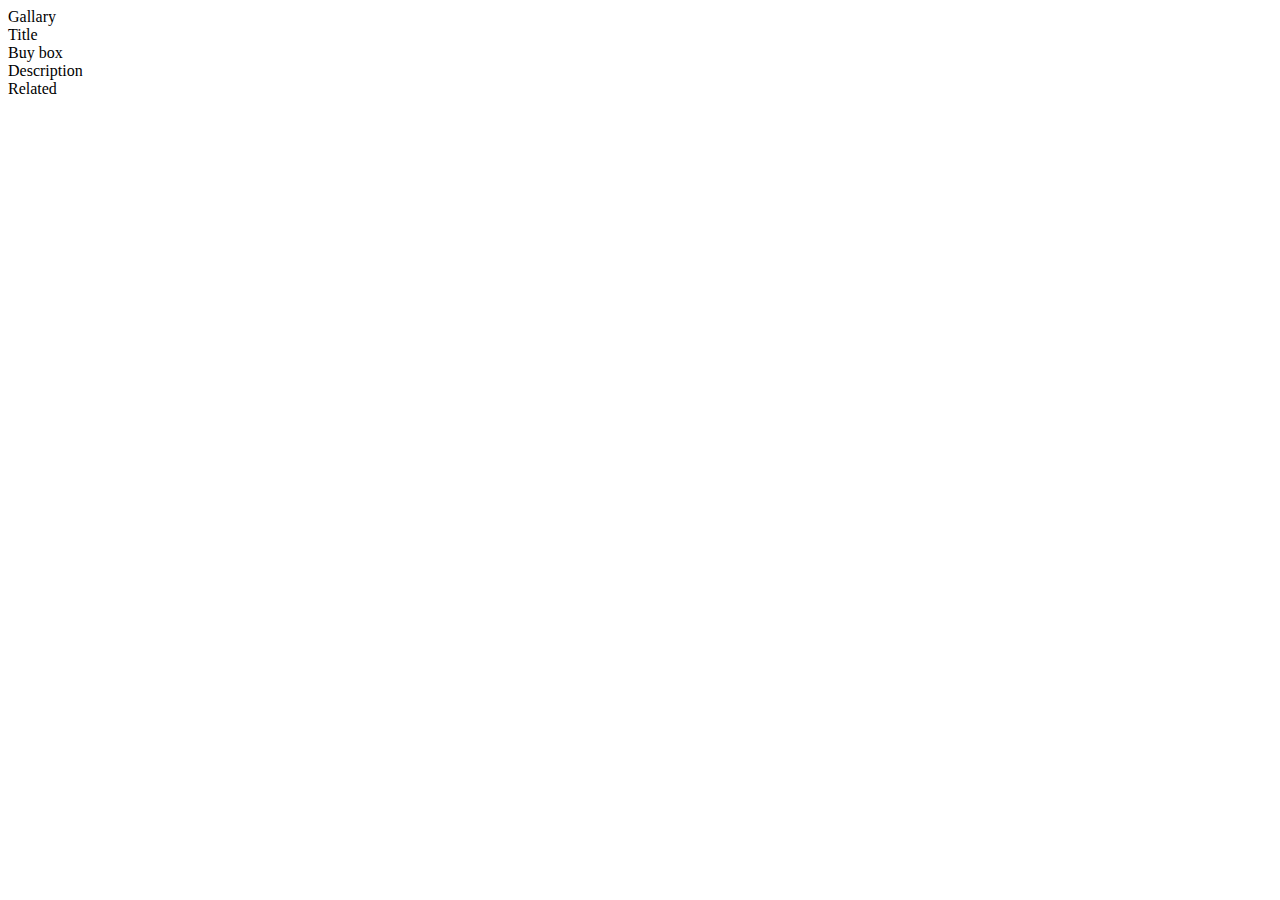
<file: index.html>
<!DOCTYPE html>
<html lang="en">

<head>
    <meta charset="UTF-8">
    <meta http-equiv="X-UA-Compatible" content="IE=edge">
    <meta name="viewport" content="width=device-width, initial-scale=1.0, shrink-to-fit=no">
    <title>Document</title>
    <link href="https://cdn.jsdelivr.net/npm/bootstrap@5.1.3/dist/css/bootstrap.min.css" rel="stylesheet"
        integrity="sha384-1BmE4kWBq78iYhFldvKuhfTAU6auU8tT94WrHftjDbrCEXSU1oBoqyl2QvZ6jIW3" crossorigin="anonymous">
    <style>

    </style>
</head>

<body>
    <div class="container-fluid text-center overflow-hidden">
        <div class="row align-items-stretch gy-2">
            <div class="col-7 border bg-light">Gallary</div>
            <div class="col-5 overflow-hidden">
                <div class="row  gy-2">
                    <div class="p-1 col-12 border bg-light">
                        Title
                    </div>
                    <div class="p-4 col-12 border bg-light">
                        Buy box
                    </div>
                </div>
            </div>

            <div class="col-12 border bg-light ">Description</div>
            <div class="col-12 border bg-light">Related</div>
        </div>
    </div>



    <script src="https://code.jquery.com/jquery-3.5.1.slim.min.js"
        integrity="sha384-DfXdz2htPH0lsSSs5nCTpuj/zy4C+OGpamoFVy38MVBnE+IbbVYUew+OrCXaRkfj" crossorigin="anonymous">
    </script>
    <script src="https://cdn.jsdelivr.net/npm/bootstrap@4.5.3/dist/js/bootstrap.bundle.min.js"
        integrity="sha384-ho+j7jyWK8fNQe+A12Hb8AhRq26LrZ/JpcUGGOn+Y7RsweNrtN/tE3MoK7ZeZDyx" crossorigin="anonymous">
    </script>
</body>

</html>
</file>
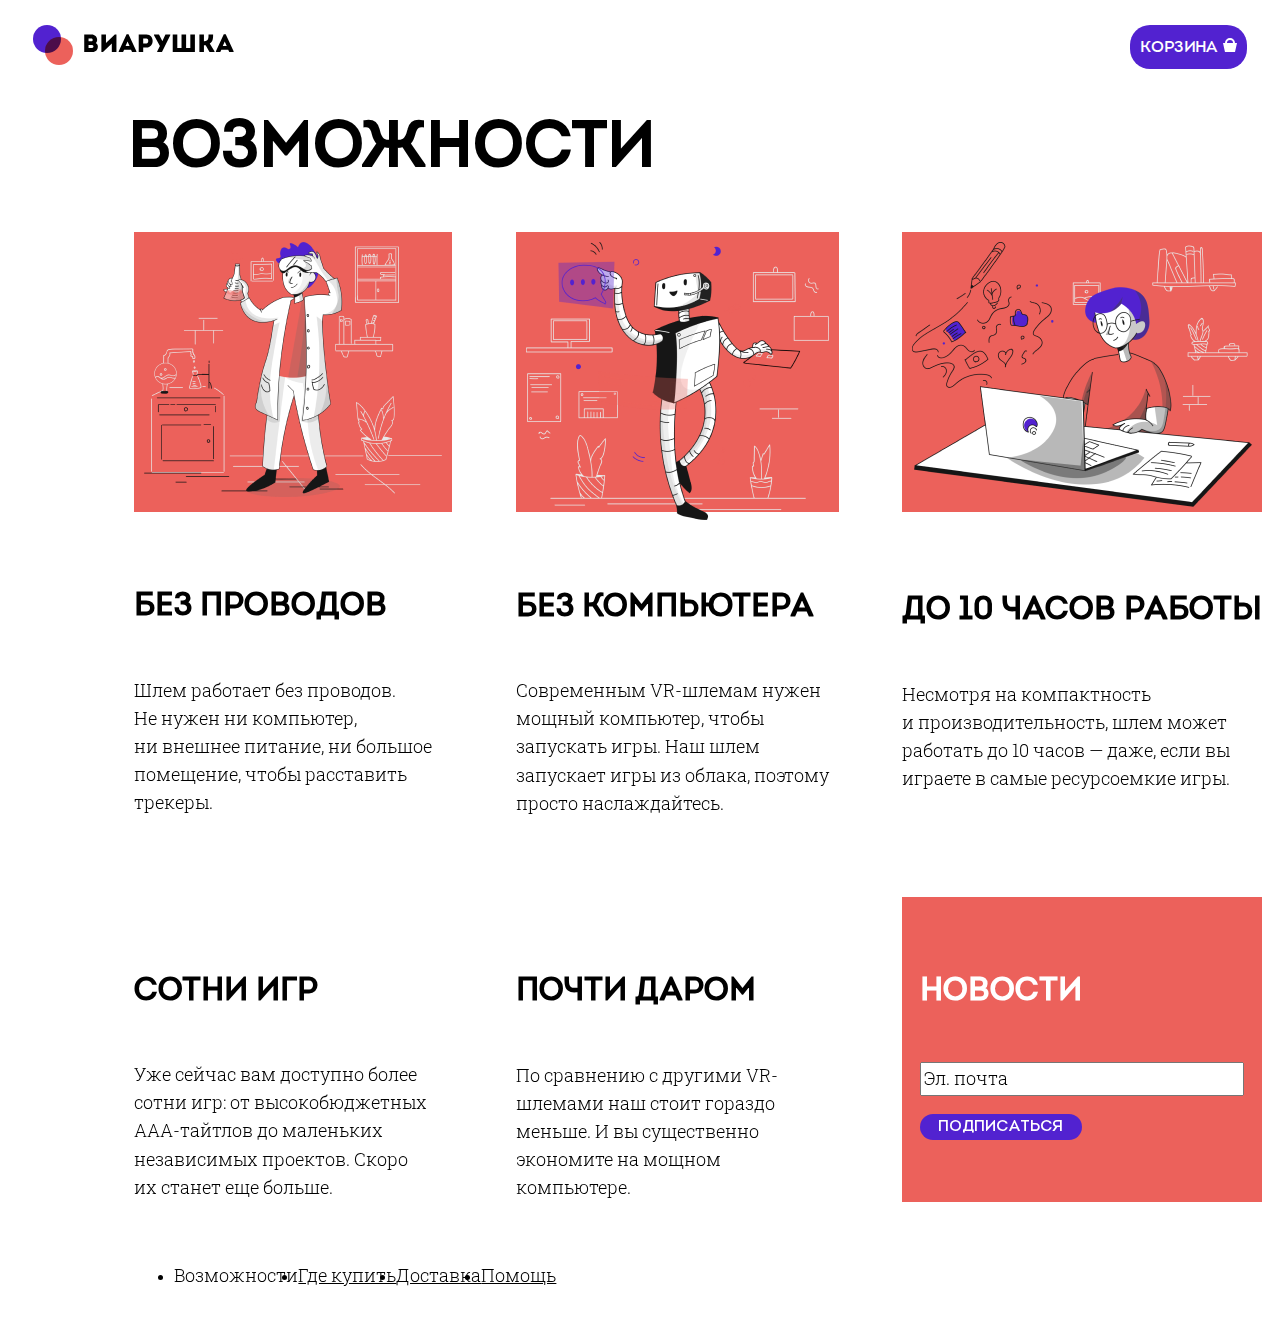
<file: BEM.html>
<!DOCTYPE html>
<html lang="en">

<head>
    <meta charset="UTF-8">
    <meta http-equiv="X-UA-Compatible" content="IE=edge">
    <meta name="viewport" content="width=device-width, initial-scale=1.0">
    <link rel="stylesheet" href="style.css">
    <link rel="preconnect" href="https://fonts.googleapis.com">
    <link rel="preconnect" href="https://fonts.gstatic.com" crossorigin>
    <link href="https://fonts.googleapis.com/css2?family=Roboto+Slab:wght@300&display=swap" rel="stylesheet">
    <link href="https://cdn.jsdelivr.net/npm/bootstrap@5.1.3/dist/css/bootstrap.min.css" rel="stylesheet"
        integrity="sha384-1BmE4kWBq78iYhFldvKuhfTAU6auU8tT94WrHftjDbrCEXSU1oBoqyl2QvZ6jIW3" crossorigin="anonymous">
    <title>ВИАРУШКА</title>
</head>

<body>
    <header class="header">
        <div class="header__logo">
            <svg width="201" height="40" viewBox="0 0 201 40" fill="none" xmlns="http://www.w3.org/2000/svg">
                <circle cx="26" cy="26" r="14" fill="#EC615B" />
                <g style="mix-blend-mode:multiply">
                    <circle cx="14" cy="14" r="14" fill="#5222D0" />
                </g>
                <path
                    d="M64.15 14.875C64.15 11.85 61.725 9.5 58.7 9.5H51.225V27H59.425C63 27 64.85 24.525 64.875 21.475C64.875 19.925 64.2 18.625 62.775 17.9C63.625 17.2 64.15 15.925 64.15 14.875ZM59.1 20.05C60.9 20.05 60.925 23.025 59.125 23.025H55.55V20.05H59.1ZM58.35 13.5C60.15 13.5 60.15 16.325 58.375 16.325H55.55V13.5H58.35Z"
                    fill="black" />
                <path
                    d="M78.8137 18.4V27C80.3637 27 81.9137 27 83.4387 27V9.425H81.8137L72.9637 18.075V9.5C71.4387 9.5 69.9137 9.5 68.3887 9.5V27.025H69.9887L78.8137 18.4Z"
                    fill="black" />
                <path
                    d="M99.0443 27H103.419V26.35L95.5193 9.275H93.5943L85.7193 26.35V27H90.0943L91.1193 24.8H98.0193L99.0443 27ZM96.5693 20.975H92.5693L94.5443 16.375L96.5693 20.975Z"
                    fill="black" />
                <path
                    d="M110.192 27V22.525H113.417C121.792 22.525 121.792 9.525 113.417 9.5C110.842 9.5 108.242 9.5 105.717 9.5C105.717 15.35 105.717 21.175 105.717 27C107.192 27 108.692 27 110.192 27ZM113.392 18.5H110.192C110.192 17.075 110.192 14.925 110.192 13.5C111.217 13.5 112.342 13.475 113.392 13.5C115.992 13.525 115.842 18.5 113.392 18.5Z"
                    fill="black" />
                <path
                    d="M124.151 27H128.976L137.276 10.175V9.5H132.426L129.426 15.95H129.301L126.001 9.5H121.001V10.175L126.901 20.875L124.151 26.525V27Z"
                    fill="black" />
                <path d="M139.727 27H161.902V9.5H157.327V22.875H153.102V9.5H148.527V22.875H144.302V9.5H139.727V27Z"
                    fill="black" />
                <path
                    d="M170.937 27V20.325C171.512 20.325 172.062 20.325 172.662 20.225L176.512 27H181.487V26.3L176.737 18.6C180.212 16.375 180.112 13.075 180.112 9.5C178.562 9.5 177.037 9.5 175.512 9.5C175.512 12.775 175.737 16.125 171.262 16.125H170.937V9.5C169.387 9.5 167.887 9.5 166.387 9.5V27C167.887 27 169.387 27 170.937 27Z"
                    fill="black" />
                <path
                    d="M196.237 27H200.612V26.35L192.712 9.275H190.787L182.912 26.35V27H187.287L188.312 24.8H195.212L196.237 27ZM193.762 20.975H189.762L191.737 16.375L193.762 20.975Z"
                    fill="black" />
            </svg>
        </div>
        <button class="header-btn">
            <a class="header-btn__link" href="#">КОРЗИНА <svg width="14" height="14" viewBox="0 0 14 14" fill="none"
                    xmlns="http://www.w3.org/2000/svg">
                    <circle cx="7" cy="5" r="4" stroke="white" stroke-width="2" />
                    <path d="M2.60163 13.25L0.934962 5.75H13.065L11.3984 13.25H2.60163Z" fill="white" stroke="white"
                        stroke-width="1.5" />
                </svg>
            </a>
        </button>

    </header>

    <main>
        <h1 class="subtitle">ВОЗМОЖНОСТИ</h1>
        <section class="block">
            <div class="block__elem1 element">
                <div class="element__img">
                    <img src="assets/img/praktikum3 1.png" alt="laborant">
                </div>
                <h5 class="element__slogan">БЕЗ ПРОВОДОВ</h5>
                <p class="element__text">Шлем работает без проводов. Не нужен ни компьютер, ни внешнее питание, ни
                    большое
                    помещение, чтобы
                    расставить трекеры.</p>
            </div>

            <div class="block__elem2 element">
                <div class="element__img">
                    <img src="assets/img/praktikum2 1.png" alt="robot">
                </div>
                <h5 class="element__slogan">БЕЗ КОМПЬЮТЕРА</h5>
                <p class="element__text">Современным VR-шлемам нужен мощный компьютер, чтобы запускать игры. Наш шлем
                    запускает игры из
                    облака, поэтому просто наслаждайтесь.</p>
            </div>

            <div class="block__elem3 element">
                <div class="element__img">
                    <img src="assets/img/praktikum1 1.png" alt="man and laptop">
                </div>
                <h5 class="element__slogan">ДО 10 ЧАСОВ РАБОТЫ</h5>
                <p class="element__text">Несмотря на компактность и производительность, шлем может работать до 10 часов
                    —
                    даже, если вы
                    играете в самые ресурсоемкие игры.</p>
            </div>
            <div class="block__elem4 element">
                <h5 class="element__slogan">СОТНИ ИГР</h5>
                <p class="element__text">Уже сейчас вам доступно более сотни игр: от высокобюджетных ААА-тайтлов до
                    маленьких независимых
                    проектов. Скоро их станет еще больше.</p>
            </div>
            <div class="block__elem5 element">
                <h5 class="element__slogan">ПОЧТИ ДАРОМ</h5>
                <p class="element__text">По сравнению с другими VR-шлемами наш стоит гораздо меньше. И вы существенно
                    экономите на мощном
                    компьютере.</p>
            </div>
            <form class="block__elem6 element" action="...">
                <h5 class="element__slogan element__slogan_wite">НОВОСТИ</h5>
                <input сlass="element__input" type="text" value="Эл. почта" /> <br>
                <input class="element__btn element__btn_subscribe" type="submit" value="ПОДПИСАТЬСЯ" />
            </form>

            <ul class="nav">
                <li class="nav__item">
                    <a class="nav__link nav-link">Возможности</a>
                </li>
                <li class="nav__item">
                    <a class="nav__link nav-link" href="#">Где купить</a>
                </li>
                <li class="nav__item">
                    <a class="nav__link nav-link" href="#">Доставка</a>
                </li>
                <li class="nav__item">
                    <a class="nav__link nav-link" href="#">Помощь</a>
                </li>
            </ul>
        </section>
    </main>

    <script src="https://code.jquery.com/jquery-3.5.1.slim.min.js"
        integrity="sha384-DfXdz2htPH0lsSSs5nCTpuj/zy4C+OGpamoFVy38MVBnE+IbbVYUew+OrCXaRkfj" crossorigin="anonymous">
    </script>
    <script src="https://cdn.jsdelivr.net/npm/bootstrap@4.5.3/dist/js/bootstrap.bundle.min.js"
        integrity="sha384-ho+j7jyWK8fNQe+A12Hb8AhRq26LrZ/JpcUGGOn+Y7RsweNrtN/tE3MoK7ZeZDyx" crossorigin="anonymous">
    </script>
</body>

</html>
</file>
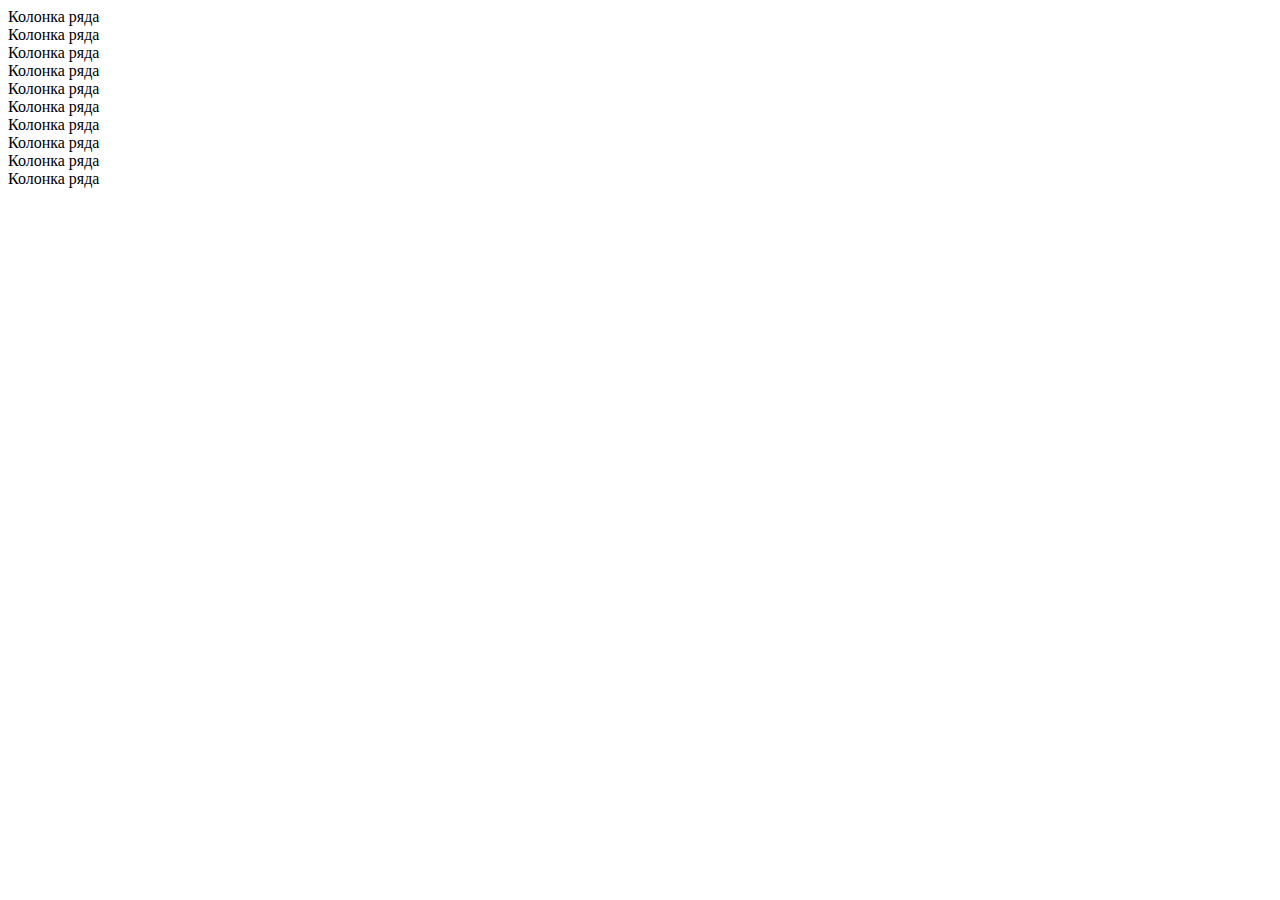
<file: index1.html>
<!DOCTYPE html>
<html lang="en">

<head>
    <meta charset="UTF-8">
    <meta http-equiv="X-UA-Compatible" content="IE=edge">
    <meta name="viewport" content="width=device-width, initial-scale=1.0, shrink-to-fit=no">
    <title>Document</title>
    <link href="https://cdn.jsdelivr.net/npm/bootstrap@5.1.3/dist/css/bootstrap.min.css" rel="stylesheet"
        integrity="sha384-1BmE4kWBq78iYhFldvKuhfTAU6auU8tT94WrHftjDbrCEXSU1oBoqyl2QvZ6jIW3" crossorigin="anonymous">
    <style>

    </style>
</head>

<body>

    <div class="container">
        <div class="row row-cols-2 row-cols-lg-5 g-2 g-lg-3">
            <div class="col">
                <div class="p-3 border bg-light">Колонка ряда</div>
            </div>
            <div class="col">
                <div class="p-3 border bg-light">Колонка ряда</div>
            </div>
            <div class="col">
                <div class="p-3 border bg-light">Колонка ряда</div>
            </div>
            <div class="col">
                <div class="p-3 border bg-light">Колонка ряда</div>
            </div>
            <div class="col">
                <div class="p-3 border bg-light">Колонка ряда</div>
            </div>
            <div class="col">
                <div class="p-3 border bg-light">Колонка ряда</div>
            </div>
            <div class="col">
                <div class="p-3 border bg-light">Колонка ряда</div>
            </div>
            <div class="col">
                <div class="p-3 border bg-light">Колонка ряда</div>
            </div>
            <div class="col">
                <div class="p-3 border bg-light">Колонка ряда</div>
            </div>
            <div class="col">
                <div class="p-3 border bg-light">Колонка ряда</div>
            </div>
        </div>
    </div>


    <script src="https://code.jquery.com/jquery-3.5.1.slim.min.js"
        integrity="sha384-DfXdz2htPH0lsSSs5nCTpuj/zy4C+OGpamoFVy38MVBnE+IbbVYUew+OrCXaRkfj" crossorigin="anonymous">
    </script>
    <script src="https://cdn.jsdelivr.net/npm/bootstrap@4.5.3/dist/js/bootstrap.bundle.min.js"
        integrity="sha384-ho+j7jyWK8fNQe+A12Hb8AhRq26LrZ/JpcUGGOn+Y7RsweNrtN/tE3MoK7ZeZDyx" crossorigin="anonymous">
    </script>
</body>

</html>
</file>
<file: style.css>
body {
    box-sizing: border-box;
}
.header {
    display: flex;
    justify-content: space-between;
    margin: 2%;
}

.block {
    display: grid;
    width: 100%;
    grid-template-columns: 5% 1fr 1fr 1fr 5%;
    grid-template-rows: 1fr 30% 10%;
    grid-template-areas: 
    ". be1 be2 be3 ."
    ".be4 be5 be6 ."
    ". n n n .";
    margin: 0%;
    gap: 5%;  
}

.block__elem1 {
    grid-area: be1;
}
.block__elem2 {
    grid-area: be2;
}
.block__elem3 {
    grid-area: be3;
}
.block__elem4 {
    grid-area: be4;
}
.block__elem5 {
    grid-area: be5;
}
.block__elem6 {
    grid-area: be6;
    display: flex;
    flex-flow: column nowrap;
    height: 90%;
    background-color: rgba(236, 97, 91, 1);
    padding: 0% 5% 10% 5%;
    
}

.nav {
    grid-area: n;
    display: flex;
    flex-flow: row nowrap;
}

.element__img {
    background-color: rgba(236, 97, 91, 1);
    padding-left: 10px;
    padding-top: 10px;
    padding-right: 10px;
    height: 44%;
    margin-bottom: 15%;
    text-align: center;
}

.element__text, input[type="text"], .nav__link {
    font-family:'Roboto Slab', serif;
    font-style: normal;
    font-weight: 300;
    font-size: 1.1rem;
    line-height: 160%;
    color: #000000;
}

.element__slogan {
    font-family:'Intro';
    font-style: normal;
    font-weight: 600;
    font-size: 2rem;
    line-height: 100%;
    padding-top: 8%;
}

.element__slogan_wite {
    color: white;
}

/* кнопки */
.header-btn__link, .element__btn {
    text-decoration: none;
    color: #fff;
    font-family:'Intro';
    font-style: normal;
    font-size: 1rem;
}

.element__btn_subscribe {
    width: 50%;
}
.header-btn, .element__btn  {
    background-color: rgba(82, 34, 208, 1);
    border-radius: 20px;
    text-align: center;
    border: none;
    padding: 5px 10px;
    color: #fff;
}

@font-face {
    font-family: 'Intro';
    src: url(assets/fonts/intro_regular.ttf);
    font-weight: normal;
    font-style: normal;
}

.subtitle {
    font-family:'Intro';
    font-style: normal;
    font-weight: 700;
    font-size: 4rem;
    line-height: 120%;
    margin-left: 9.5%;
}
</file>
